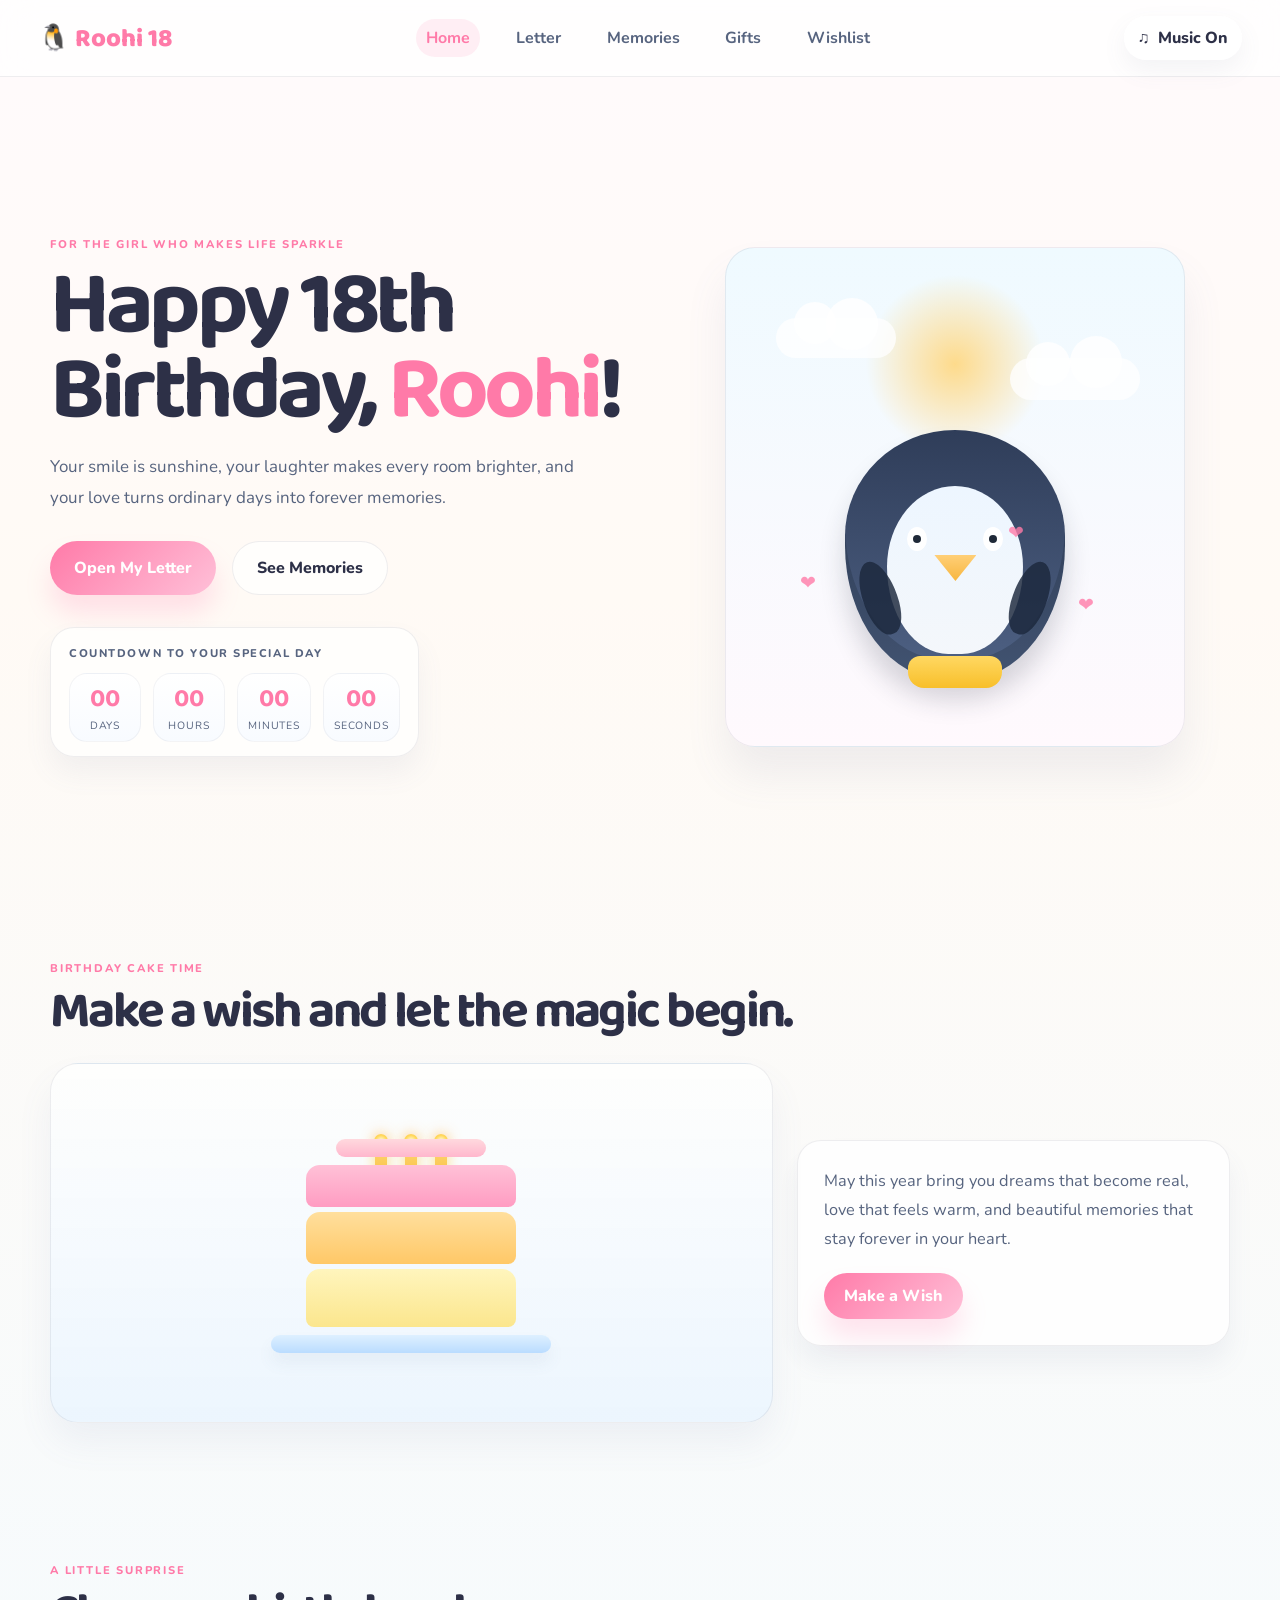
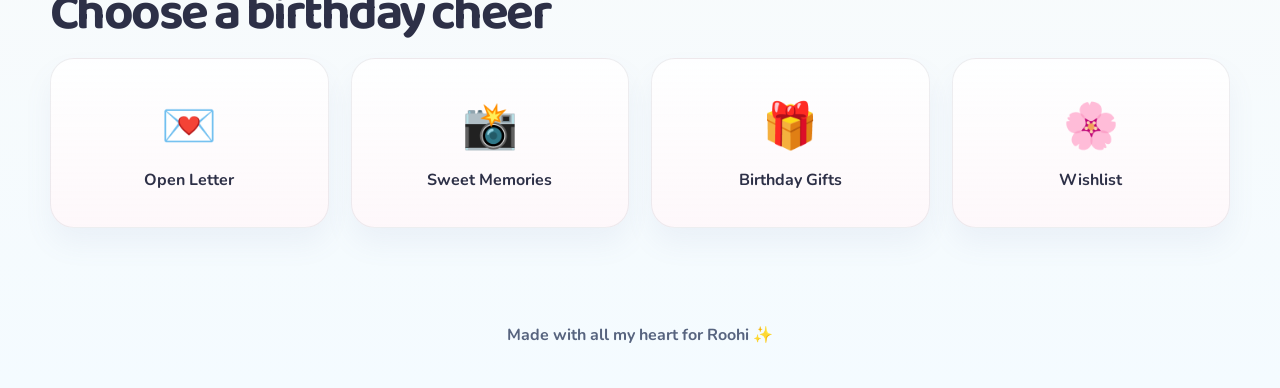
<file: index.html>
<!DOCTYPE html>
<html lang="en">
  <head>
    <meta charset="UTF-8" />
    <meta name="viewport" content="width=device-width, initial-scale=1.0" />
    <meta name="description" content="Roohi's 18th birthday surprise website." />
    <title>Roohi | 18th Birthday</title>
    <link rel="preconnect" href="https://fonts.googleapis.com" />
    <link rel="preconnect" href="https://fonts.gstatic.com" crossorigin />
    <link href="https://fonts.googleapis.com/css2?family=Baloo+2:wght@400;600;700;800&family=Nunito:wght@400;600;700;800&display=swap" rel="stylesheet" />
    <link rel="stylesheet" href="styles.css" />
  </head>
  <body>
    <div class="floating-hearts" aria-hidden="true"></div>

    <header class="site-header">
      <div class="brand">🐧 Roohi 18</div>
      <nav class="main-nav">
        <a href="index.html" class="active">Home</a>
        <a href="letter.html">Letter</a>
        <a href="memories.html">Memories</a>
        <a href="gifts.html">Gifts</a>
        <a href="wishlist.html">Wishlist</a>
      </nav>
      <button class="music-toggle" type="button" id="music-toggle" aria-label="Toggle music">
        <span>♫</span> Music Off
      </button>
    </header>

    <main>
      <section class="hero">
        <div class="hero-copy reveal">
          <p class="eyebrow">For the girl who makes life sparkle</p>
          <h1>Happy 18th Birthday, <span>Roohi</span>!</h1>
          <p class="subtitle">
            Your smile is sunshine, your laughter makes every room brighter, and your love turns ordinary days into forever memories.
          </p>

          <div class="hero-actions">
            <a class="primary-btn" href="letter.html">Open My Letter</a>
            <a class="secondary-btn" href="memories.html">See Memories</a>
          </div>

          <div class="countdown-card">
            <p class="mini-label">Countdown to your special day</p>
            <div class="countdown" aria-live="polite">
              <div><strong id="days">00</strong><span>Days</span></div>
              <div><strong id="hours">00</strong><span>Hours</span></div>
              <div><strong id="minutes">00</strong><span>Minutes</span></div>
              <div><strong id="seconds">00</strong><span>Seconds</span></div>
            </div>
          </div>
        </div>

        <div class="hero-art reveal">
          <div class="scene">
            <div class="sun-glow"></div>
            <div class="cloud cloud-one"></div>
            <div class="cloud cloud-two"></div>
            <div class="penguin">
              <div class="penguin-body">
                <div class="penguin-belly"></div>
                <div class="eye left"><span></span></div>
                <div class="eye right"><span></span></div>
                <div class="beak"></div>
                <div class="wing left"></div>
                <div class="wing right"></div>
                <div class="feet"></div>
              </div>
            </div>
            <div class="heart h1">❤</div>
            <div class="heart h2">❤</div>
            <div class="heart h3">❤</div>
          </div>
        </div>
      </section>

      <section class="section card-block">
        <div class="section-heading reveal">
          <p class="eyebrow">Birthday cake time</p>
          <h2>Make a wish and let the magic begin.</h2>
        </div>

        <div class="cake-layout reveal">
          <div class="cake-stage">
            <div class="candles">
              <span class="candle one"></span>
              <span class="candle two"></span>
              <span class="candle three"></span>
            </div>
            <div class="cake">
              <div class="cake-top"></div>
              <div class="cake-layer layer-one"></div>
              <div class="cake-layer layer-two"></div>
              <div class="cake-layer layer-three"></div>
              <div class="cake-plate"></div>
            </div>
          </div>

          <div class="wish-panel">
            <p>
              May this year bring you dreams that become real, love that feels warm, and beautiful memories that stay forever in your heart.
            </p>
            <button class="primary-btn small" id="wish-button" type="button">Make a Wish</button>
          </div>
        </div>
      </section>

      <section class="section">
        <div class="section-heading reveal">
          <p class="eyebrow">A little surprise</p>
          <h2>Choose a birthday cheer</h2>
        </div>

        <div class="quick-grid reveal">
          <a href="letter.html" class="quick-card">
            <span>💌</span>
            <strong>Open Letter</strong>
          </a>
          <a href="memories.html" class="quick-card">
            <span>📸</span>
            <strong>Sweet Memories</strong>
          </a>
          <a href="gifts.html" class="quick-card">
            <span>🎁</span>
            <strong>Birthday Gifts</strong>
          </a>
          <a href="wishlist.html" class="quick-card">
            <span>🌸</span>
            <strong>Wishlist</strong>
          </a>
        </div>
      </section>
    </main>

    <footer class="site-footer">
      Made with all my heart for Roohi ✨
    </footer>

    <script src="script.js"></script>
  </body>
</html>
</file>
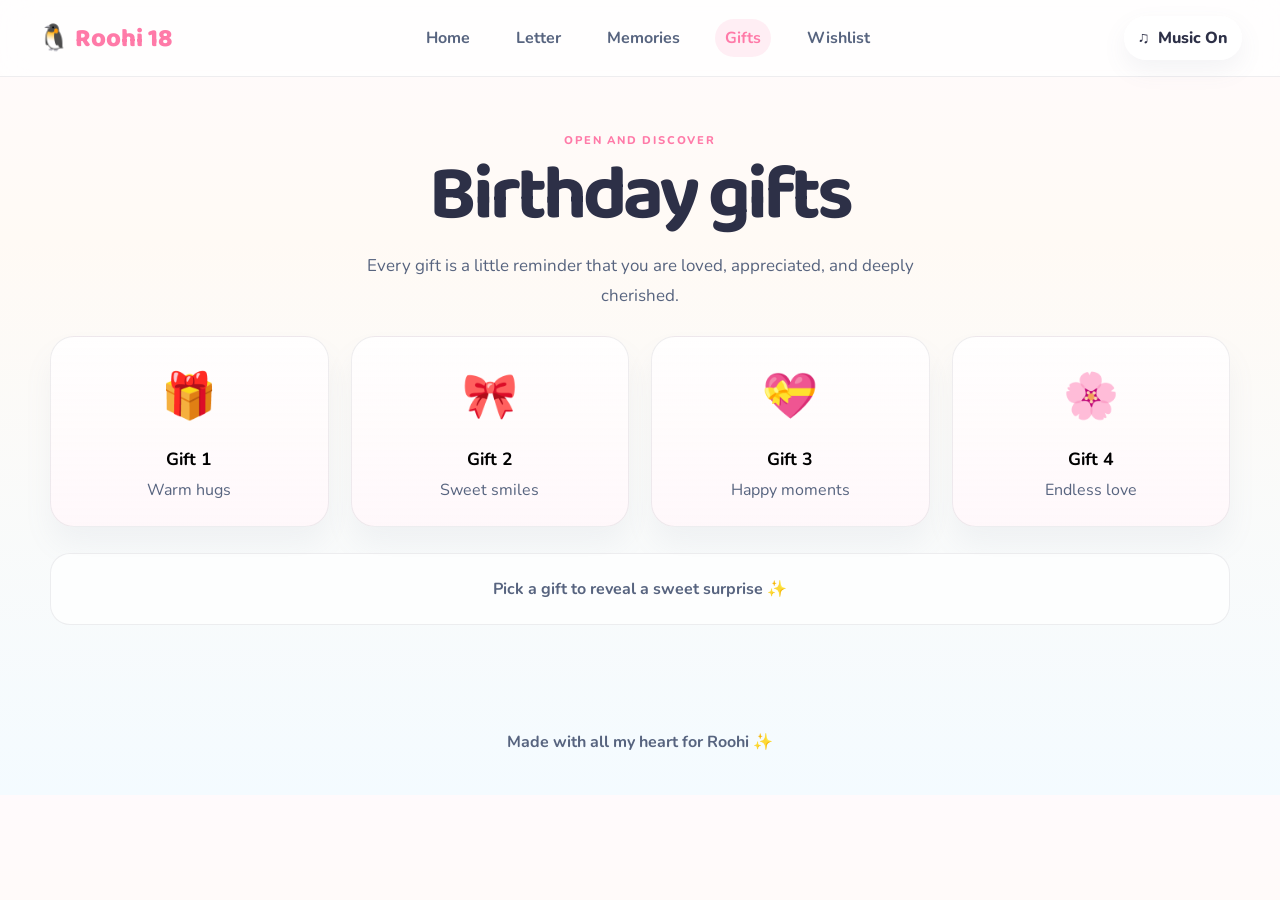
<file: gifts.html>
<!DOCTYPE html>
<html lang="en">
  <head>
    <meta charset="UTF-8" />
    <meta name="viewport" content="width=device-width, initial-scale=1.0" />
    <title>Roohi's Gift Box</title>
    <link rel="preconnect" href="https://fonts.googleapis.com" />
    <link rel="preconnect" href="https://fonts.gstatic.com" crossorigin />
    <link href="https://fonts.googleapis.com/css2?family=Baloo+2:wght@400;600;700;800&family=Nunito:wght@400;600;700;800&display=swap" rel="stylesheet" />
    <link rel="stylesheet" href="styles.css" />
  </head>
  <body>
    <div class="floating-hearts" aria-hidden="true"></div>

    <header class="site-header">
      <div class="brand">🐧 Roohi 18</div>
      <nav class="main-nav">
        <a href="index.html">Home</a>
        <a href="letter.html">Letter</a>
        <a href="memories.html">Memories</a>
        <a href="gifts.html" class="active">Gifts</a>
        <a href="wishlist.html">Wishlist</a>
      </nav>
      <button class="music-toggle" type="button" id="music-toggle" aria-label="Toggle music">
        <span>♫</span> Music Off
      </button>
    </header>

    <main class="page-shell">
      <div class="page-header reveal">
        <p class="eyebrow">Open and discover</p>
        <h1>Birthday gifts</h1>
        <p class="subtitle">Every gift is a little reminder that you are loved, appreciated, and deeply cherished.</p>
      </div>

      <div class="gift-grid reveal">
        <button class="gift-box" type="button" data-message="A pocket full of hugs, laughter, and the kind of peace that always follows you.">
          <span class="gift-icon">🎁</span>
          <strong>Gift 1</strong>
          <span>Warm hugs</span>
        </button>
        <button class="gift-box" type="button" data-message="A forever smile that only you can bring to the people who love you.">
          <span class="gift-icon">🎀</span>
          <strong>Gift 2</strong>
          <span>Sweet smiles</span>
        </button>
        <button class="gift-box" type="button" data-message="A whole year filled with beautiful memories, calm mornings, and soft little joys.">
          <span class="gift-icon">💝</span>
          <strong>Gift 3</strong>
          <span>Happy moments</span>
        </button>
        <button class="gift-box" type="button" data-message="The best treasure of all: love, gratitude, and someone who will always celebrate you.">
          <span class="gift-icon">🌸</span>
          <strong>Gift 4</strong>
          <span>Endless love</span>
        </button>
      </div>

      <div class="gift-message reveal" id="gift-message">Pick a gift to reveal a sweet surprise ✨</div>
    </main>

    <footer class="site-footer">Made with all my heart for Roohi ✨</footer>

    <script src="script.js"></script>
  </body>
</html>
</file>
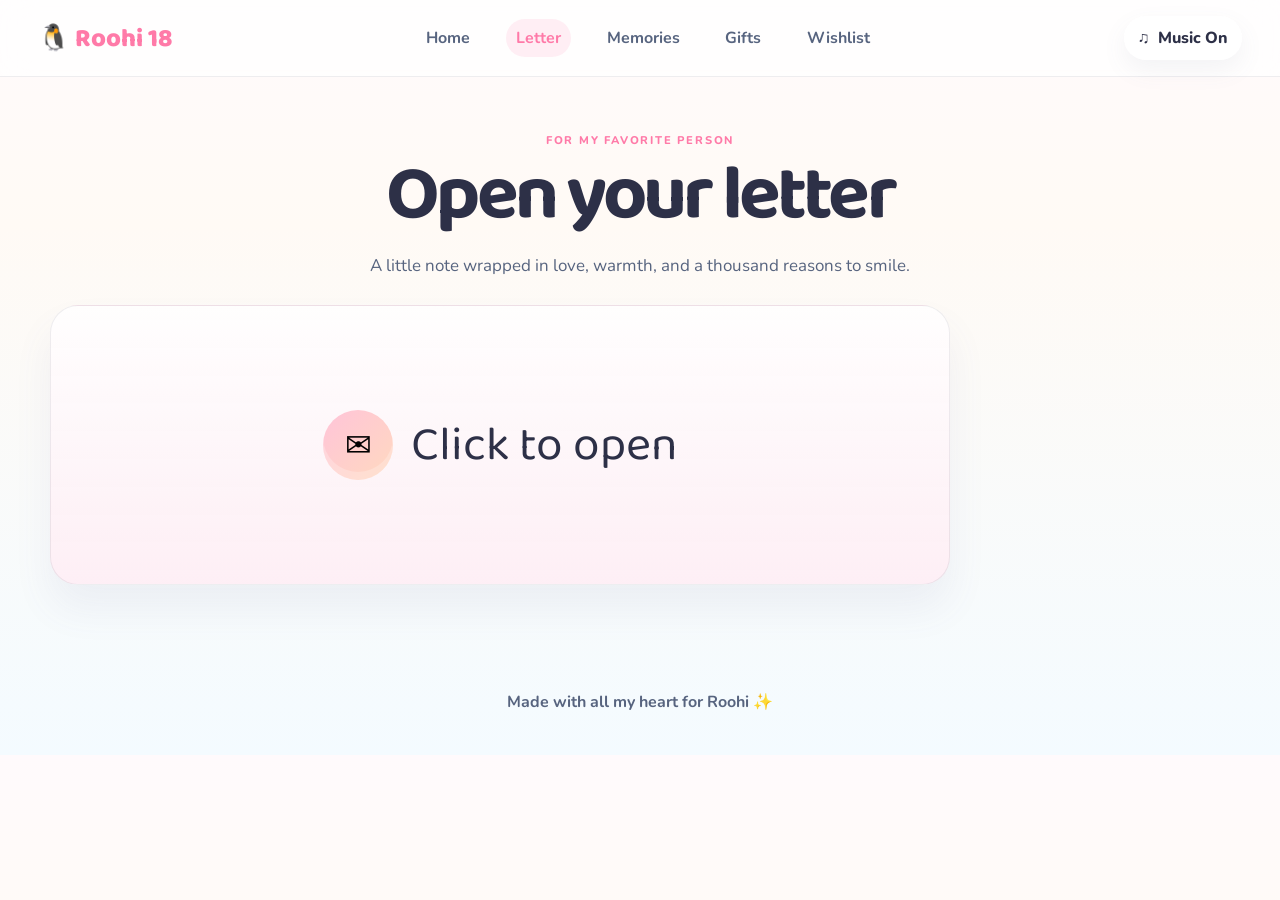
<file: letter.html>
<!DOCTYPE html>
<html lang="en">
  <head>
    <meta charset="UTF-8" />
    <meta name="viewport" content="width=device-width, initial-scale=1.0" />
    <title>Roohi's Love Letter</title>
    <link rel="preconnect" href="https://fonts.googleapis.com" />
    <link rel="preconnect" href="https://fonts.gstatic.com" crossorigin />
    <link href="https://fonts.googleapis.com/css2?family=Baloo+2:wght@400;600;700;800&family=Nunito:wght@400;600;700;800&display=swap" rel="stylesheet" />
    <link rel="stylesheet" href="styles.css" />
  </head>
  <body>
    <div class="floating-hearts" aria-hidden="true"></div>

    <header class="site-header">
      <div class="brand">🐧 Roohi 18</div>
      <nav class="main-nav">
        <a href="index.html">Home</a>
        <a href="letter.html" class="active">Letter</a>
        <a href="memories.html">Memories</a>
        <a href="gifts.html">Gifts</a>
        <a href="wishlist.html">Wishlist</a>
      </nav>
      <button class="music-toggle" type="button" id="music-toggle" aria-label="Toggle music">
        <span>♫</span> Music Off
      </button>
    </header>

    <main class="page-shell">
      <div class="page-header reveal">
        <p class="eyebrow">For my favorite person</p>
        <h1>Open your letter</h1>
        <p class="subtitle">A little note wrapped in love, warmth, and a thousand reasons to smile.</p>
      </div>

      <button class="letter-card reveal" type="button" aria-label="Open birthday letter">
        <div class="letter-box">
          <div class="letter-seal">✉</div>
          <div class="letter-text">Click to open</div>
        </div>
      </button>
    </main>

    <div class="letter-modal" id="letter-modal" aria-hidden="true">
      <div class="modal-content">
        <button class="modal-close" id="modal-close" type="button" aria-label="Close letter">×</button>
        <p class="modal-tag">Dear Roohi</p>
        <h3>Happy 18th Birthday, beautiful soul.</h3>
        <p>
          Eighteen years of you have been a gift to everyone around you. You are gentle, brilliant, funny, and full of a kind of light that makes people feel safe and happy just by being near you.
        </p>
        <p>
          This year is special because it is the beginning of a new chapter filled with dreams, confidence, and beautiful adventures. I hope you step into it with the same grace, sparkle, and wonder that make you so incredibly you.
        </p>
        <p>
          May your days be filled with laughter, your heart with peace, and your life with all the love you deserve. You are cherished more than words can say, and I hope this birthday becomes one of your favorite memories ever.
        </p>
        <p>
          I love you so much, Roohi. Happy birthday, my darling. Love from your Jaan - Tarun Bhaskar 🐧💖
        </p>
      </div>
    </div>

    <footer class="site-footer">Made with all my heart for Roohi ✨</footer>

    <script src="script.js"></script>
  </body>
</html>
</file>
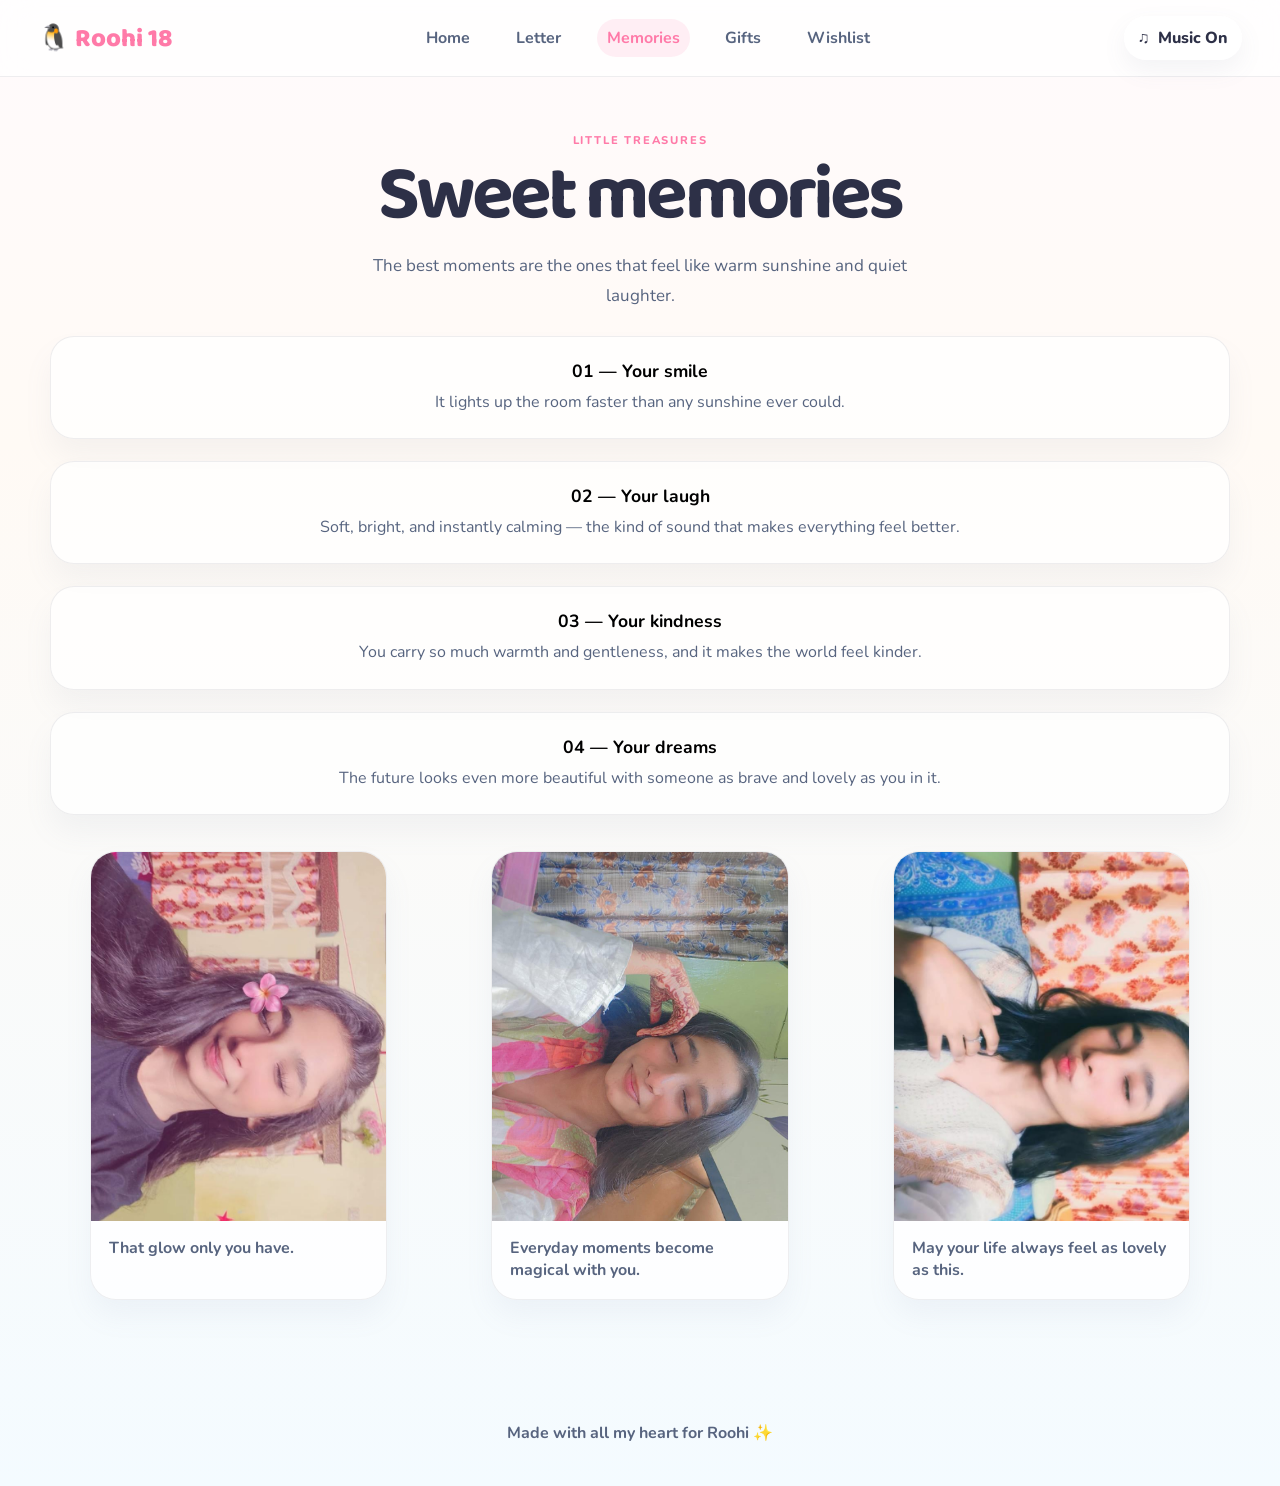
<file: memories.html>
<!DOCTYPE html>
<html lang="en">
  <head>
    <meta charset="UTF-8" />
    <meta name="viewport" content="width=device-width, initial-scale=1.0" />
    <title>Roohi's Sweet Memories</title>
    <link rel="preconnect" href="https://fonts.googleapis.com" />
    <link rel="preconnect" href="https://fonts.gstatic.com" crossorigin />
    <link href="https://fonts.googleapis.com/css2?family=Baloo+2:wght@400;600;700;800&family=Nunito:wght@400;600;700;800&display=swap" rel="stylesheet" />
    <link rel="stylesheet" href="styles.css" />
  </head>
  <body>
    <div class="floating-hearts" aria-hidden="true"></div>

    <header class="site-header">
      <div class="brand">🐧 Roohi 18</div>
      <nav class="main-nav">
        <a href="index.html">Home</a>
        <a href="letter.html">Letter</a>
        <a href="memories.html" class="active">Memories</a>
        <a href="gifts.html">Gifts</a>
        <a href="wishlist.html">Wishlist</a>
      </nav>
      <button class="music-toggle" type="button" id="music-toggle" aria-label="Toggle music">
        <span>♫</span> Music Off
      </button>
    </header>

    <main class="page-shell">
      <div class="page-header reveal">
        <p class="eyebrow">Little treasures</p>
        <h1>Sweet memories</h1>
        <p class="subtitle">The best moments are the ones that feel like warm sunshine and quiet laughter.</p>
      </div>

      <div class="card-list reveal">
        <button class="story-item" type="button">
          <strong>01 — Your smile</strong>
          <span>It lights up the room faster than any sunshine ever could.</span>
        </button>
        <button class="story-item" type="button">
          <strong>02 — Your laugh</strong>
          <span>Soft, bright, and instantly calming — the kind of sound that makes everything feel better.</span>
        </button>
        <button class="story-item" type="button">
          <strong>03 — Your kindness</strong>
          <span>You carry so much warmth and gentleness, and it makes the world feel kinder.</span>
        </button>
        <button class="story-item" type="button">
          <strong>04 — Your dreams</strong>
          <span>The future looks even more beautiful with someone as brave and lovely as you in it.</span>
        </button>
      </div>

      <div class="gallery-grid reveal">
        <figure class="gallery-card">
          <img src="memory-4.jpg" alt="Roohi smiling in a cozy photo" />
          <figcaption>That glow only you have.</figcaption>
        </figure>
        <figure class="gallery-card">
          <img src="memory-5.jpg" alt="Roohi close-up with soft natural light" />
          <figcaption>Everyday moments become magical with you.</figcaption>
        </figure>
        <figure class="gallery-card">
          <img src="memory-6.jpg" alt="Roohi resting peacefully with a soft look" />
          <figcaption>May your life always feel as lovely as this.</figcaption>
        </figure>
      </div>
    </main>

    <footer class="site-footer">Made with all my heart for Roohi ✨</footer>

    <script src="script.js"></script>
  </body>
</html>
</file>
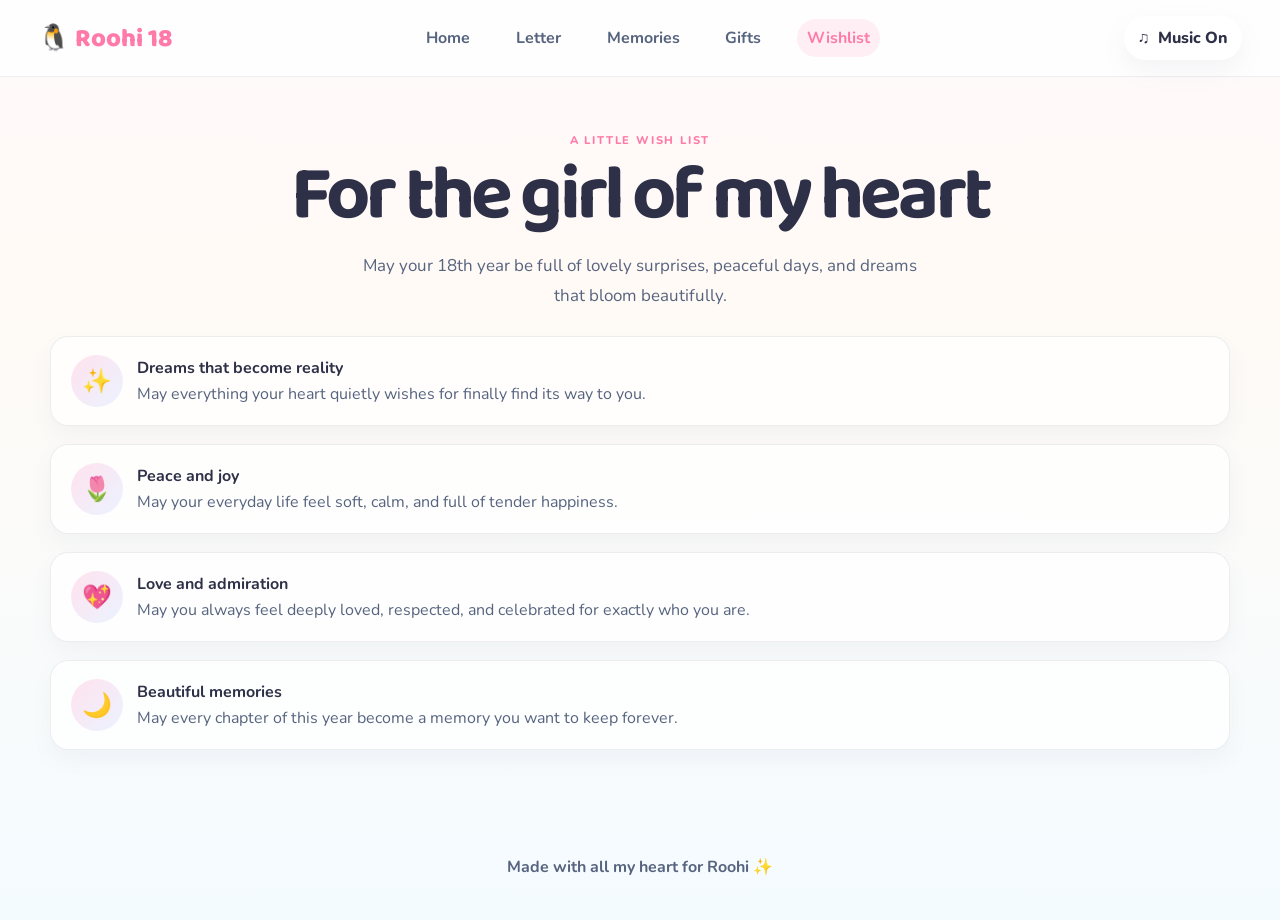
<file: wishlist.html>
<!DOCTYPE html>
<html lang="en">
  <head>
    <meta charset="UTF-8" />
    <meta name="viewport" content="width=device-width, initial-scale=1.0" />
    <title>Roohi's Birthday Wishlist</title>
    <link rel="preconnect" href="https://fonts.googleapis.com" />
    <link rel="preconnect" href="https://fonts.gstatic.com" crossorigin />
    <link href="https://fonts.googleapis.com/css2?family=Baloo+2:wght@400;600;700;800&family=Nunito:wght@400;600;700;800&display=swap" rel="stylesheet" />
    <link rel="stylesheet" href="styles.css" />
  </head>
  <body>
    <div class="floating-hearts" aria-hidden="true"></div>

    <header class="site-header">
      <div class="brand">🐧 Roohi 18</div>
      <nav class="main-nav">
        <a href="index.html">Home</a>
        <a href="letter.html">Letter</a>
        <a href="memories.html">Memories</a>
        <a href="gifts.html">Gifts</a>
        <a href="wishlist.html" class="active">Wishlist</a>
      </nav>
      <button class="music-toggle" type="button" id="music-toggle" aria-label="Toggle music">
        <span>♫</span> Music Off
      </button>
    </header>

    <main class="page-shell">
      <div class="page-header reveal">
        <p class="eyebrow">A little wish list</p>
        <h1>For the girl of my heart</h1>
        <p class="subtitle">May your 18th year be full of lovely surprises, peaceful days, and dreams that bloom beautifully.</p>
      </div>

      <div class="wishlist-list reveal">
        <div class="wishlist-item">
          <div class="emoji">✨</div>
          <div>
            <strong>Dreams that become reality</strong>
            <span>May everything your heart quietly wishes for finally find its way to you.</span>
          </div>
        </div>
        <div class="wishlist-item">
          <div class="emoji">🌷</div>
          <div>
            <strong>Peace and joy</strong>
            <span>May your everyday life feel soft, calm, and full of tender happiness.</span>
          </div>
        </div>
        <div class="wishlist-item">
          <div class="emoji">💖</div>
          <div>
            <strong>Love and admiration</strong>
            <span>May you always feel deeply loved, respected, and celebrated for exactly who you are.</span>
          </div>
        </div>
        <div class="wishlist-item">
          <div class="emoji">🌙</div>
          <div>
            <strong>Beautiful memories</strong>
            <span>May every chapter of this year become a memory you want to keep forever.</span>
          </div>
        </div>
      </div>
    </main>

    <footer class="site-footer">Made with all my heart for Roohi ✨</footer>

    <script src="script.js"></script>
  </body>
</html>
</file>
<file: styles.css>
* {
  box-sizing: border-box;
}

:root {
  --bg: #fffafc;
  --bg-alt: #eefaff;
  --pink: #ffc8d8;
  --pink-deep: #ff7aa8;
  --peach: #ffd9af;
  --mint: #d9f5ee;
  --sky: #dfeeff;
  --lavender: #e7dcff;
  --ice: #ffffff;
  --ink: #2d3047;
  --muted: #57647f;
  --line: rgba(45, 48, 71, 0.08);
  --shadow: rgba(76, 88, 130, 0.14);
  --penguin-dark: #2f3d59;
  --penguin-mid: #4f6285;
  --penguin-light: #edf6ff;
}

html {
  scroll-behavior: smooth;
}

body {
  margin: 0;
  background: linear-gradient(180deg, #fffafc 0%, #fffaf5 30%, #f4fbff 100%);
  color: var(--ink);
  font-family: "Nunito", sans-serif;
  overflow-x: hidden;
}

img {
  max-width: 100%;
  display: block;
}

a {
  color: inherit;
  text-decoration: none;
}

button {
  font: inherit;
}

.floating-hearts {
  position: fixed;
  inset: 0;
  pointer-events: none;
  z-index: 0;
  overflow: hidden;
}

.heart-particle {
  position: absolute;
  top: -20px;
  font-size: 1.2rem;
  color: rgba(255, 122, 168, 0.8);
  animation: floatUp linear forwards;
}

@keyframes floatUp {
  0% {
    transform: translate3d(0, 0, 0) scale(0.6) rotate(0deg);
    opacity: 0;
  }
  15% {
    opacity: 1;
  }
  100% {
    transform: translate3d(var(--drift), 110vh, 0) scale(1.1) rotate(22deg);
    opacity: 0;
  }
}

.site-header {
  position: sticky;
  top: 0;
  z-index: 20;
  display: flex;
  align-items: center;
  justify-content: space-between;
  gap: 16px;
  padding: 16px clamp(18px, 3vw, 48px);
  background: rgba(255, 255, 255, 0.7);
  border-bottom: 1px solid var(--line);
  backdrop-filter: blur(16px);
}

.brand {
  font-family: "Baloo 2", cursive;
  font-size: clamp(1.3rem, 2vw, 1.8rem);
  font-weight: 800;
  color: var(--pink-deep);
}

.main-nav {
  display: flex;
  gap: clamp(10px, 2vw, 30px);
  flex-wrap: wrap;
  align-items: center;
  justify-content: center;
  font-weight: 700;
  color: var(--muted);
}

.main-nav a {
  padding: 8px 10px;
  border-radius: 999px;
  transition: color 0.2s ease, background 0.2s ease;
}

.main-nav a:hover,
.main-nav a.active {
  background: rgba(255, 122, 168, 0.12);
  color: var(--pink-deep);
}

.music-toggle,
.primary-btn,
.secondary-btn,
.quick-card,
.gift-box,
.letter-card,
.modal-close,
.page-btn,
.story-item {
  border: none;
  cursor: pointer;
}

.music-toggle {
  display: inline-flex;
  align-items: center;
  gap: 8px;
  min-height: 44px;
  padding: 0 14px;
  border-radius: 999px;
  background: rgba(255,255,255,0.9);
  color: var(--ink);
  box-shadow: 0 10px 24px rgba(103, 111, 146, 0.08);
  font-weight: 800;
}

main,
.site-footer {
  position: relative;
  z-index: 1;
}

.hero,
.section,
.page-shell {
  width: min(1180px, calc(100% - 32px));
  margin: 0 auto;
}

.hero {
  display: grid;
  grid-template-columns: 1.05fr 0.95fr;
  gap: 24px;
  align-items: center;
  min-height: calc(100vh - 86px);
  padding: 42px 0 16px;
}

.eyebrow {
  margin: 0 0 12px;
  color: var(--pink-deep);
  letter-spacing: 0.16em;
  text-transform: uppercase;
  font-size: 0.7rem;
  font-weight: 800;
}

.hero h1,
.section-heading h2,
.hero-title,
.page-header h1,
.modal-content h3 {
  margin: 0;
  font-family: "Baloo 2", cursive;
  line-height: 0.95;
  letter-spacing: -0.05em;
}

.hero h1 {
  font-size: clamp(3rem, 7vw, 6.2rem);
  color: var(--ink);
}

.hero h1 span {
  color: var(--pink-deep);
}

.subtitle {
  max-width: 560px;
  margin: 18px 0 0;
  color: var(--muted);
  font-size: 1.06rem;
  line-height: 1.8;
}

.hero-actions {
  display: flex;
  flex-wrap: wrap;
  gap: 16px;
  margin-top: 28px;
}

.primary-btn,
.secondary-btn,
.page-btn {
  display: inline-flex;
  align-items: center;
  justify-content: center;
  min-height: 54px;
  padding: 0 24px;
  border-radius: 999px;
  font-weight: 800;
  transition: transform 0.2s ease, box-shadow 0.2s ease;
}

.primary-btn {
  background: linear-gradient(135deg, var(--pink-deep), #ffc0d8);
  color: white;
  box-shadow: 0 18px 26px rgba(255, 122, 168, 0.2);
}

.secondary-btn, .page-btn {
  background: rgba(255, 255, 255, 0.7);
  color: var(--ink);
  border: 1px solid rgba(45,48,71,0.08);
}

.primary-btn:hover,
.secondary-btn:hover,
.music-toggle:hover,
.quick-card:hover,
.gift-box:hover,
.page-btn:hover,
.story-item:hover,
.letter-card:hover {
  transform: translateY(-2px);
}

.countdown-card {
  display: inline-block;
  margin-top: 32px;
  padding: 18px 18px 14px;
  background: rgba(255,255,255,0.7);
  border: 1px solid var(--line);
  border-radius: 24px;
  box-shadow: 0 16px 28px rgba(101, 117, 153, 0.08);
}

.mini-label {
  margin: 0 0 12px;
  color: var(--muted);
  font-size: 0.7rem;
  font-weight: 800;
  letter-spacing: 0.14em;
  text-transform: uppercase;
}

.countdown {
  display: flex;
  gap: 12px;
  flex-wrap: wrap;
}

.countdown > div {
  min-width: 72px;
  padding: 12px 10px 8px;
  border-radius: 18px;
  background: linear-gradient(180deg, #fff, #f8fbff);
  border: 1px solid rgba(45,48,71,0.05);
  text-align: center;
}

.countdown strong {
  display: block;
  font-family: "Baloo 2", cursive;
  font-size: clamp(1.6rem, 2vw, 2.1rem);
  color: var(--pink-deep);
  line-height: 1;
}

.countdown span {
  display: block;
  margin-top: 6px;
  font-size: 0.66rem;
  letter-spacing: 0.08em;
  text-transform: uppercase;
  color: var(--muted);
}

.hero-art {
  display: flex;
  justify-content: center;
}

.scene {
  position: relative;
  width: min(460px, 100%);
  height: 500px;
  background: linear-gradient(180deg, #effaff 0%, #fff9fd 100%);
  border: 1px solid var(--line);
  border-radius: 30px;
  box-shadow: 0 28px 40px rgba(109, 119, 153, 0.1);
  overflow: hidden;
}

.sun-glow {
  position: absolute;
  top: 26px;
  left: 50%;
  transform: translateX(-50%);
  width: 180px;
  height: 180px;
  background: radial-gradient(circle, rgba(255, 215, 127, 0.9), rgba(255, 215, 127, 0.18) 56%, transparent 70%);
  border-radius: 50%;
}

.cloud {
  position: absolute;
  background: rgba(255,255,255,0.78);
  border-radius: 999px;
}

.cloud::before, .cloud::after {
  content: "";
  position: absolute;
  border-radius: 50%;
  background: rgba(255,255,255,0.86);
}

.cloud-one {
  width: 120px;
  height: 40px;
  left: 50px;
  top: 70px;
}

.cloud-one::before {
  width: 42px;
  height: 42px;
  left: 18px;
  top: -16px;
}

.cloud-one::after {
  width: 52px;
  height: 52px;
  right: 18px;
  top: -20px;
}

.cloud-two {
  width: 130px;
  height: 42px;
  right: 44px;
  top: 110px;
}

.cloud-two::before {
  width: 44px;
  height: 44px;
  left: 16px;
  top: -16px;
}

.cloud-two::after {
  width: 52px;
  height: 52px;
  right: 18px;
  top: -22px;
}

.penguin {
  position: absolute;
  left: 50%;
  bottom: 66px;
  transform: translateX(-50%);
  animation: bob 2.4s ease-in-out infinite;
}

@keyframes bob {
  0%, 100% { transform: translateX(-50%) translateY(0); }
  50% { transform: translateX(-50%) translateY(-12px); }
}

.penguin-body {
  position: relative;
  width: 220px;
  height: 250px;
  background: linear-gradient(180deg, var(--penguin-dark), var(--penguin-mid));
  border-radius: 52% 52% 48% 48% / 44% 44% 56% 56%;
  box-shadow: inset 0 -20px rgba(10,17,26,0.18), 0 20px 26px rgba(31, 39, 57, 0.18);
}

.penguin-belly {
  position: absolute;
  inset: 56px 42px 26px;
  border-radius: 50% 50% 45% 45% / 48% 48% 52% 52%;
  background: linear-gradient(180deg, var(--penguin-light), #f4f7fb);
}

.eye {
  position: absolute;
  top: 97px;
  width: 20px;
  height: 24px;
  background: #fff;
  border-radius: 50%;
  display: flex;
  align-items: center;
  justify-content: center;
}

.eye.left { left: 62px; }
.eye.right { right: 62px; }

.eye span {
  width: 8px;
  height: 8px;
  background: #1f2938;
  border-radius: 50%;
}

.beak {
  position: absolute;
  left: 50%;
  top: 125px;
  transform: translateX(-50%);
  width: 42px;
  height: 26px;
  background: linear-gradient(180deg, #ffcf77, #f7b63f);
  clip-path: polygon(50% 100%, 0 0, 100% 0);
}

.wing {
  position: absolute;
  top: 130px;
  width: 34px;
  height: 76px;
  background: rgba(28, 40, 60, 0.82);
  border-radius: 50% 50% 46% 46%;
}

.wing.left { left: 18px; transform: rotate(-20deg); }
.wing.right { right: 18px; transform: rotate(20deg); }

.feet {
  position: absolute;
  left: 50%;
  bottom: -8px;
  transform: translateX(-50%);
  width: 94px;
  height: 32px;
  border-radius: 12px 12px 16px 16px;
  background: linear-gradient(180deg, #ffd862, #f8bf2a);
}

.heart {
  position: absolute;
  font-size: 1.2rem;
  color: rgba(255, 122, 168, 0.8);
  animation: drift 3.2s ease-in-out infinite;
}

.h1 { left: 74px; bottom: 150px; }
.h2 { right: 90px; bottom: 128px; animation-delay: 0.7s; }
.h3 { right: 160px; bottom: 200px; animation-delay: 1.2s; }

@keyframes drift {
  0%, 100% { transform: translateY(0); }
  50% { transform: translateY(-10px); }
}

.section {
  padding: 70px 0;
}

.card-block {
  width: min(1180px, calc(100% - 32px));
}

.section-heading h2 {
  font-size: clamp(2.2rem, 4vw, 3.5rem);
  color: var(--ink);
}

.cake-layout {
  display: grid;
  grid-template-columns: 1.25fr 0.75fr;
  gap: 24px;
  align-items: center;
  margin-top: 26px;
}

.cake-stage {
  position: relative;
  min-height: 360px;
  display: grid;
  place-items: center;
  background: linear-gradient(180deg, rgba(255,255,255,0.7), rgba(232,244,255,0.75));
  border: 1px solid var(--line);
  border-radius: 28px;
  box-shadow: 0 20px 35px rgba(96, 120, 162, 0.08);
}

.candles {
  position: absolute;
  top: 82px;
  display: flex;
  gap: 18px;
}

.candle {
  position: relative;
  width: 12px;
  height: 46px;
  background: linear-gradient(180deg, #ffd779, #f5b725);
  border-radius: 10px 10px 8px 8px;
  box-shadow: 0 0 14px rgba(255, 213, 95, 0.7);
}

.candle::before {
  content: "";
  position: absolute;
  top: -12px;
  left: 50%;
  transform: translateX(-50%);
  width: 14px;
  height: 14px;
  background: radial-gradient(circle, #fffef4, #ffd95d 56%, #ffb94d 100%);
  border-radius: 50%;
  box-shadow: 0 0 14px rgba(255, 184, 77, 0.8);
  animation: flicker 0.8s ease-in-out infinite alternate;
}

@keyframes flicker {
  0% { transform: translateX(-50%) scale(0.96); }
  100% { transform: translateX(-50%) scale(1.08); }
}

.cake {
  position: relative;
  width: 260px;
  height: 220px;
  display: flex;
  flex-direction: column;
  justify-content: flex-end;
  align-items: center;
}

.cake-top {
  width: 150px;
  height: 18px;
  background: linear-gradient(180deg, #ffd9de, #ffb7cd);
  border-radius: 999px;
  margin-bottom: 8px;
}

.cake-layer {
  width: 210px;
  border-radius: 14px 14px 8px 8px;
}

.layer-one {
  height: 42px;
  background: linear-gradient(180deg, #ffc1d7, #ff9cc2);
}

.layer-two {
  height: 52px;
  margin-top: 5px;
  background: linear-gradient(180deg, #ffdf9d, #ffc867);
}

.layer-three {
  height: 58px;
  margin-top: 5px;
  background: linear-gradient(180deg, #fff5bd, #fbe68d);
}

.cake-plate {
  width: 280px;
  height: 18px;
  margin-top: 8px;
  border-radius: 999px;
  background: linear-gradient(180deg, #def0ff, #badcff);
  box-shadow: 0 10px 16px rgba(84, 119, 150, 0.08);
}

.wish-panel {
  background: rgba(255,255,255,0.75);
  border: 1px solid var(--line);
  border-radius: 24px;
  box-shadow: 0 18px 24px rgba(101, 117, 153, 0.08);
  padding: 26px;
}

.wish-panel p {
  margin: 0;
  color: var(--muted);
  line-height: 1.8;
  font-size: 1.02rem;
}

.small {
  margin-top: 18px;
  min-height: 46px;
  padding: 0 20px;
}

.quick-grid {
  display: grid;
  grid-template-columns: repeat(4, minmax(0, 1fr));
  gap: 22px;
  margin-top: 20px;
}

.quick-card {
  display: flex;
  flex-direction: column;
  align-items: center;
  justify-content: center;
  gap: 12px;
  min-height: 170px;
  background: linear-gradient(180deg, rgba(255,255,255,0.8), rgba(255, 247, 250, 0.9));
  border: 1px solid var(--line);
  border-radius: 24px;
  box-shadow: 0 16px 28px rgba(121, 127, 182, 0.08);
  font-weight: 800;
  color: var(--ink);
}

.quick-card span {
  font-size: 2.8rem;
}

.page-shell {
  padding: 56px 0 80px;
}

.page-header {
  margin-bottom: 24px;
  text-align: center;
}

.page-header h1 {
  font-size: clamp(2.5rem, 6vw, 5rem);
  color: var(--ink);
}

.page-header .subtitle {
  margin-left: auto;
  margin-right: auto;
}

.card-list {
  display: grid;
  gap: 22px;
}

.story-item,
.gift-box {
  display: block;
  width: 100%;
  padding: 22px 24px;
  background: rgba(255,255,255,0.72);
  border: 1px solid var(--line);
  border-radius: 24px;
  box-shadow: 0 18px 28px rgba(127, 137, 172, 0.08);
}

.story-item strong,
.gift-box strong {
  display: block;
  font-size: 1.1rem;
  margin-bottom: 6px;
}

.story-item span,
.gift-box span {
  color: var(--muted);
  line-height: 1.7;
}

.gallery-grid {
  display: grid;
  grid-template-columns: repeat(3, minmax(0, 1fr));
  gap: 24px;
  margin-top: 20px;
}

.gallery-card {
  overflow: hidden;
  border-radius: 26px;
  background: rgba(255,255,255,0.8);
  border: 1px solid var(--line);
  box-shadow: 0 16px 28px rgba(124, 137, 174, 0.08);
}

.gallery-card img {
  width: 100%;
  aspect-ratio: 4 / 5;
  object-fit: cover;
}

.gallery-card figcaption {
  padding: 16px 18px 18px;
  color: var(--muted);
  font-weight: 700;
}

.gift-grid {
  display: grid;
  grid-template-columns: repeat(4, minmax(0, 1fr));
  gap: 22px;
  margin-top: 20px;
}

.gift-box {
  display: flex;
  flex-direction: column;
  align-items: center;
  justify-content: center;
  min-height: 190px;
  background: linear-gradient(180deg, rgba(255,255,255,0.8), rgba(255, 247, 250, 0.9));
}

.gift-icon {
  font-size: 2.8rem;
  margin-bottom: 12px;
}

.gift-message {
  min-height: 72px;
  margin-top: 26px;
  display: flex;
  align-items: center;
  justify-content: center;
  text-align: center;
  padding: 18px 22px;
  border-radius: 20px;
  background: rgba(255,255,255,0.7);
  border: 1px solid var(--line);
  color: var(--muted);
  font-weight: 700;
}

.letter-card {
  width: min(900px, 100%);
  margin: 0 auto;
  padding: 24px;
  border-radius: 28px;
  background: linear-gradient(180deg, rgba(255,255,255,0.8), rgba(255, 235, 243, 0.76));
  border: 1px solid rgba(45,48,71,0.08);
  box-shadow: 0 24px 38px rgba(100, 105, 150, 0.08);
}

.letter-box {
  display: flex;
  align-items: center;
  justify-content: center;
  gap: 18px;
  min-height: 230px;
}

.letter-seal {
  width: 70px;
  height: 70px;
  border-radius: 50%;
  display: grid;
  place-items: center;
  background: linear-gradient(135deg, #ffc4d9, #ffd9bf);
  font-size: 2rem;
  box-shadow: inset 0 -8px rgba(255,255,255,0.22);
}

.letter-text {
  font-family: "Baloo 2", cursive;
  font-size: clamp(2rem, 4vw, 3rem);
  color: var(--ink);
}

.letter-modal {
  position: fixed;
  inset: 0;
  display: none;
  align-items: center;
  justify-content: center;
  background: rgba(24, 28, 40, 0.38);
  padding: 24px;
  z-index: 50;
}

.letter-modal.open {
  display: flex;
}

.modal-content {
  position: relative;
  width: min(720px, 100%);
  background: linear-gradient(180deg, #fff, #fff7fa);
  border-radius: 28px;
  box-shadow: 0 36px 70px rgba(35, 40, 52, 0.28);
  padding: 34px 30px 26px;
}

.modal-tag {
  margin: 0 0 10px;
  color: var(--pink-deep);
  font-size: 0.7rem;
  letter-spacing: 0.14em;
  font-weight: 800;
  text-transform: uppercase;
}

.modal-content h3 {
  font-size: clamp(2.2rem, 4vw, 3rem);
  color: var(--ink);
}

.modal-content p {
  margin: 0 0 14px;
  color: var(--muted);
  line-height: 1.8;
}

.modal-close {
  position: absolute;
  top: 16px;
  right: 16px;
  width: 38px;
  height: 38px;
  border-radius: 50%;
  background: rgba(255, 192, 216, 0.5);
  color: var(--ink);
  font-size: 1.5rem;
}

.wishlist-list {
  display: grid;
  gap: 18px;
  margin-top: 22px;
}

.wishlist-item {
  display: flex;
  align-items: center;
  gap: 14px;
  padding: 18px 20px;
  border-radius: 18px;
  background: rgba(255,255,255,0.72);
  border: 1px solid var(--line);
  box-shadow: 0 10px 20px rgba(107, 119, 159, 0.06);
}

.wishlist-item .emoji {
  width: 52px;
  height: 52px;
  display: grid;
  place-items: center;
  border-radius: 50%;
  background: linear-gradient(135deg, #ffe2ee, #ebf3ff);
  font-size: 1.5rem;
}

.wishlist-item strong {
  display: block;
  margin-bottom: 4px;
}

.wishlist-item span {
  color: var(--muted);
}

.reveal {
  opacity: 0;
  transform: translateY(22px);
  transition: opacity 0.75s ease, transform 0.75s ease;
}

.reveal.visible {
  opacity: 1;
  transform: translateY(0);
}

.site-footer {
  text-align: center;
  padding: 26px 16px 42px;
  color: var(--muted);
  font-weight: 700;
}

@media (max-width: 920px) {
  .hero {
    grid-template-columns: 1fr;
    padding-top: 18px;
    min-height: auto;
  }

  .cake-layout,
  .gallery-grid,
  .gift-grid {
    grid-template-columns: 1fr 1fr;
  }
}

@media (max-width: 680px) {
  .site-header {
    flex-wrap: wrap;
    justify-content: center;
  }

  .main-nav {
    width: 100%;
  }

  .quick-grid,
  .gallery-grid,
  .gift-grid,
  .cake-layout {
    grid-template-columns: 1fr;
  }

  .hero-actions {
    flex-direction: column;
    align-items: stretch;
  }

  .primary-btn,
  .secondary-btn,
  .page-btn {
    width: 100%;
  }

  .countdown {
    justify-content: center;
  }

  .letter-box {
    flex-direction: column;
    text-align: center;
  }
}
</file>
